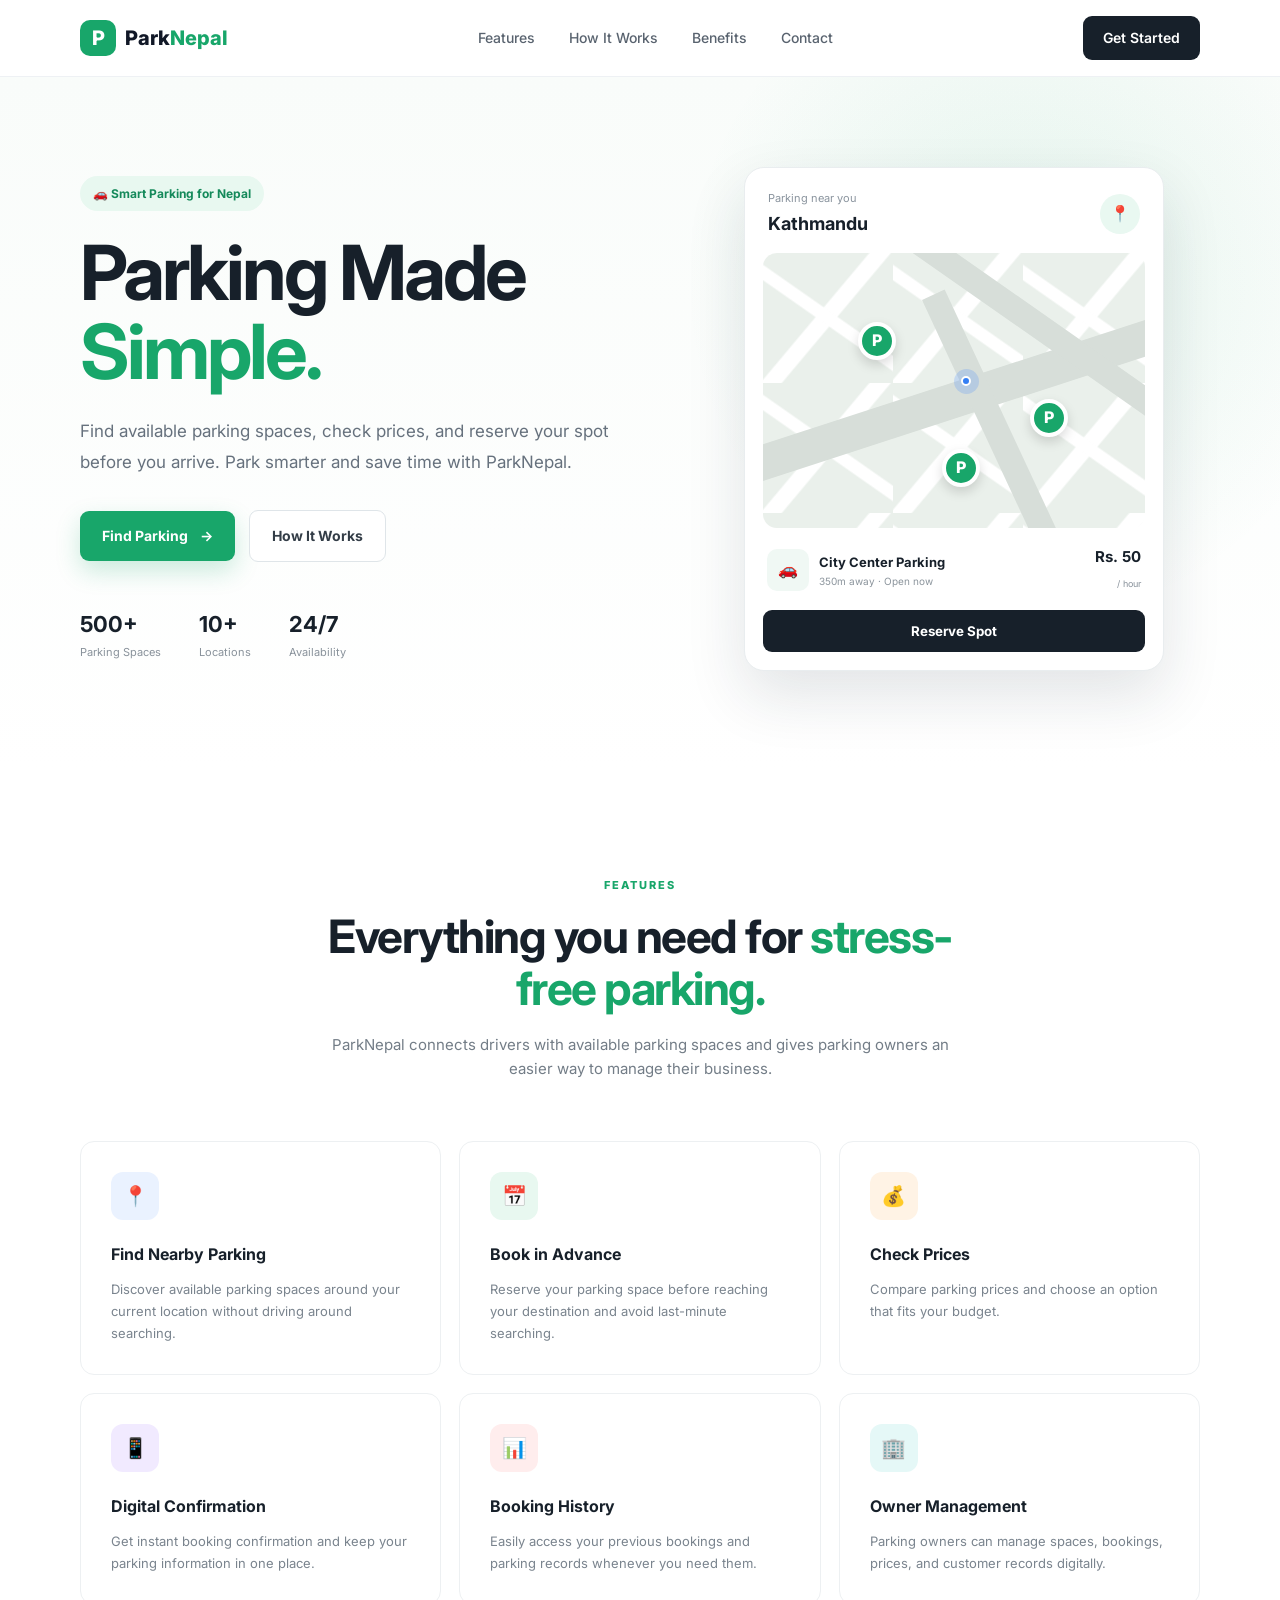
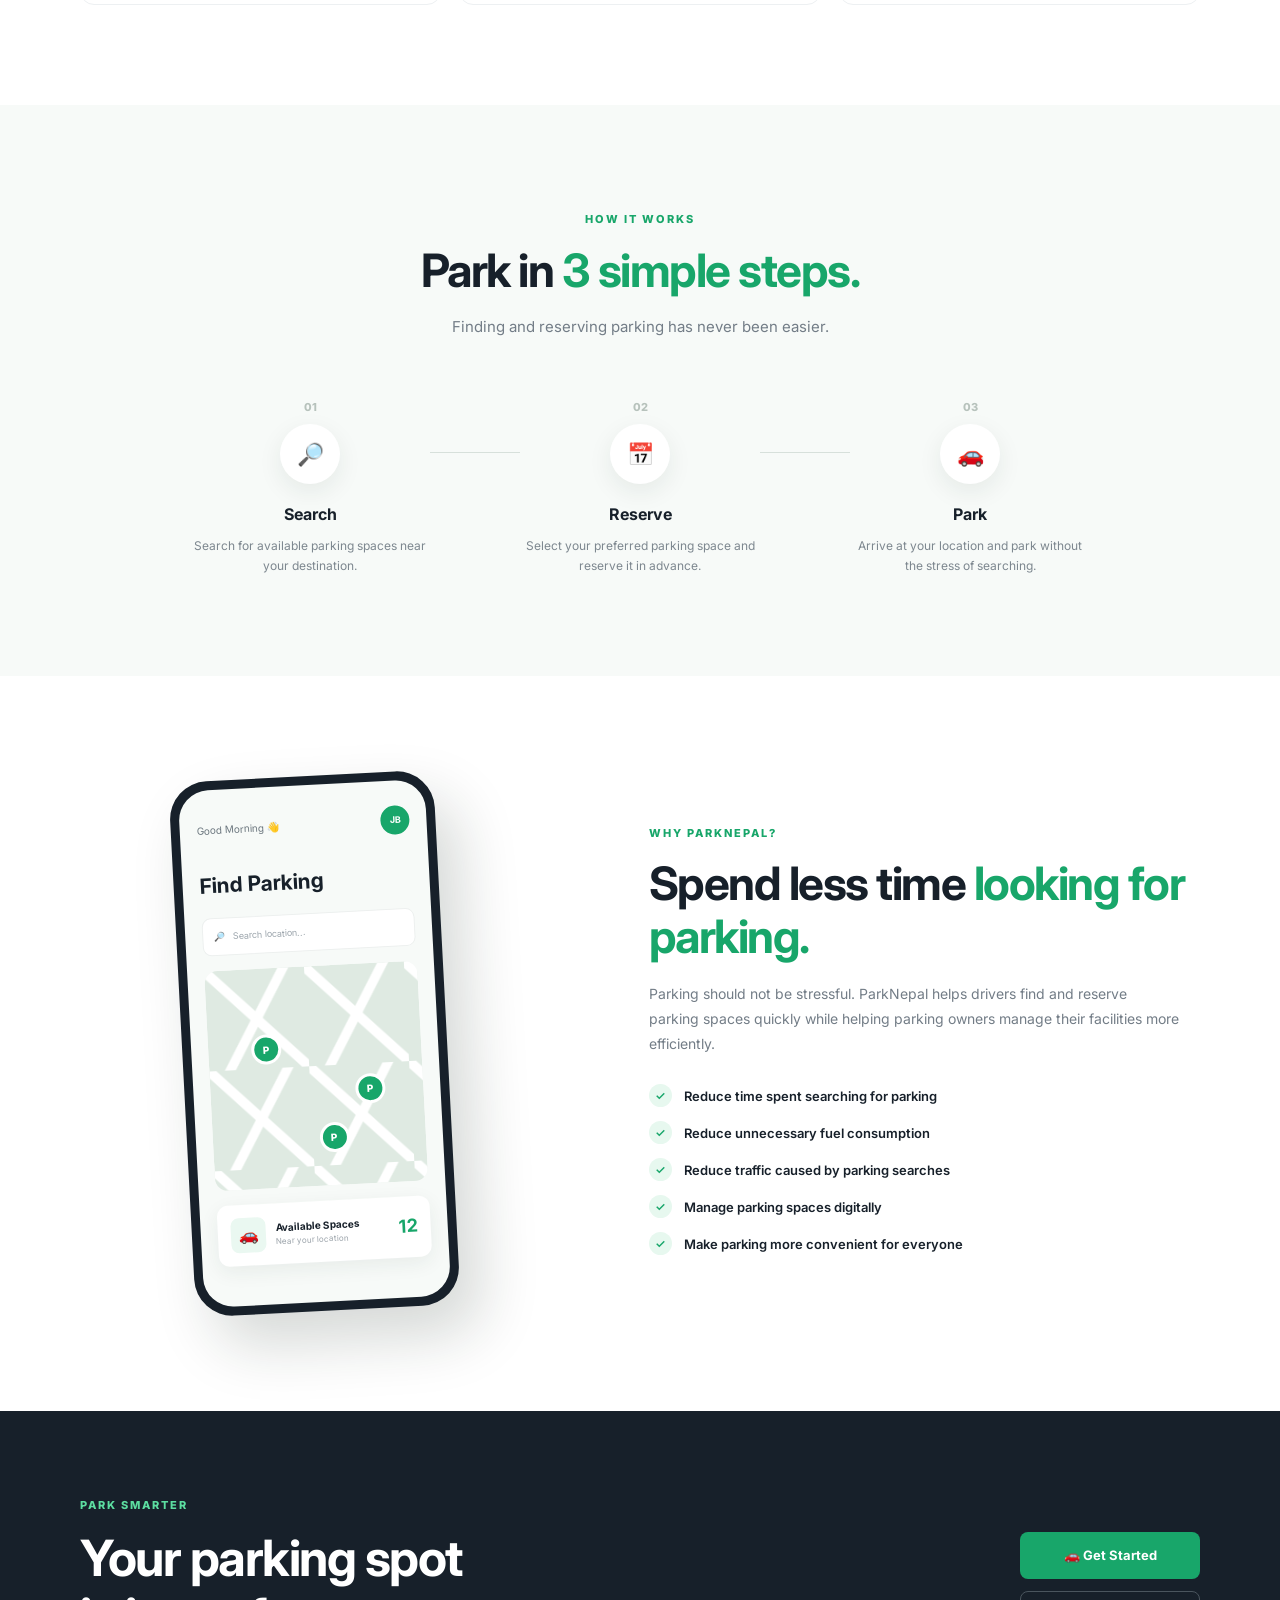
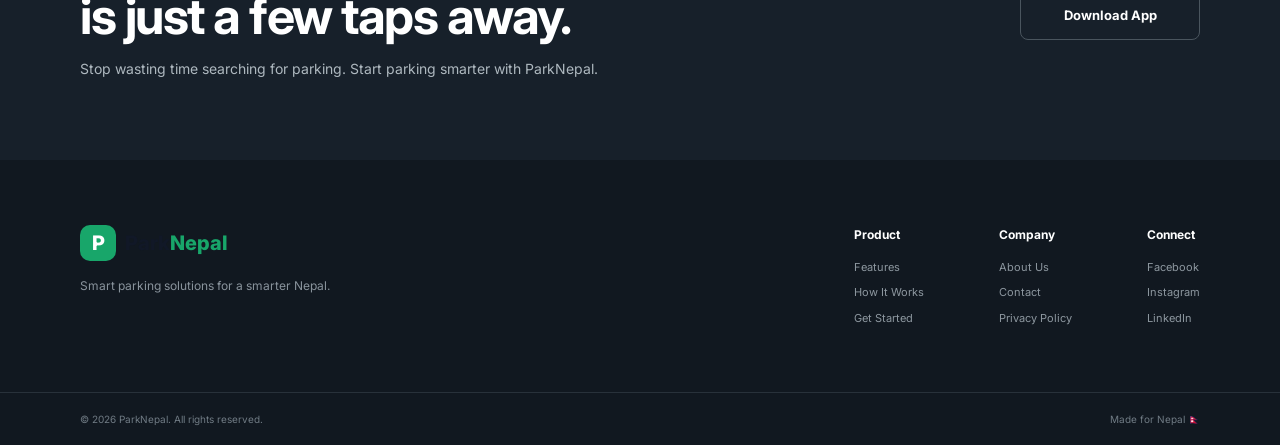
<file: index.html>
<!DOCTYPE html>
<html lang="en">
<head>
    <meta charset="UTF-8">
    <meta name="viewport" content="width=device-width, initial-scale=1.0">

    <title>ParkNepal - Smart Parking Made Easy</title>

    <meta name="description"
          content="Find, book and manage parking spaces easily with ParkNepal. Smart parking for Nepal.">

    <link rel="stylesheet" href="style.css">

    <!-- Google Font -->
    <link rel="preconnect" href="https://fonts.googleapis.com">
    <link rel="preconnect" href="https://fonts.gstatic.com" crossorigin>
    <link href="https://fonts.googleapis.com/css2?family=Inter:wght@400;500;600;700;800&display=swap"
          rel="stylesheet">
</head>

<body>

    <!-- ================= NAVBAR ================= -->

    <header class="navbar">
        <div class="container nav-content">

            <a href="#" class="logo">
                <span class="logo-icon">P</span>
                <span>Park<span class="logo-green">Nepal</span></span>
            </a>

            <nav class="nav-links">
                <a href="#features">Features</a>
                <a href="#how-it-works">How It Works</a>
                <a href="#benefits">Benefits</a>
                <a href="#contact">Contact</a>
            </nav>

            <a href="#download" class="nav-button">
                Get Started
            </a>

        </div>
    </header>


    <!-- ================= HERO ================= -->

    <main>

        <section class="hero">

            <div class="container hero-content">

                <div class="hero-text">

                    <div class="badge">
                        🚗 Smart Parking for Nepal
                    </div>

                    <h1>
                        Parking Made
                        <span>Simple.</span>
                    </h1>

                    <p class="hero-description">
                        Find available parking spaces, check prices, and reserve
                        your spot before you arrive. Park smarter and save time
                        with ParkNepal.
                    </p>

                    <div class="hero-buttons">

                        <a href="#download" class="primary-button">
                            Find Parking
                            <span>→</span>
                        </a>

                        <a href="#how-it-works" class="secondary-button">
                            How It Works
                        </a>

                    </div>

                    <div class="hero-stats">

                        <div class="stat">
                            <strong>500+</strong>
                            <span>Parking Spaces</span>
                        </div>

                        <div class="stat">
                            <strong>10+</strong>
                            <span>Locations</span>
                        </div>

                        <div class="stat">
                            <strong>24/7</strong>
                            <span>Availability</span>
                        </div>

                    </div>

                </div>


                <!-- Hero Parking Card -->

                <div class="hero-visual">

                    <div class="map-card">

                        <div class="map-top">
                            <div>
                                <small>Parking near you</small>
                                <h3>Kathmandu</h3>
                            </div>

                            <div class="location-icon">
                                📍
                            </div>
                        </div>

                        <div class="map-area">

                            <div class="road road-one"></div>
                            <div class="road road-two"></div>
                            <div class="road road-three"></div>

                            <div class="parking-marker marker-one">
                                P
                            </div>

                            <div class="parking-marker marker-two">
                                P
                            </div>

                            <div class="parking-marker marker-three">
                                P
                            </div>

                            <div class="user-location">
                                <span></span>
                            </div>

                        </div>

                        <div class="parking-preview">

                            <div class="parking-info">
                                <div class="parking-icon">
                                    🚗
                                </div>

                                <div>
                                    <h4>City Center Parking</h4>
                                    <p>350m away · Open now</p>
                                </div>
                            </div>

                            <div class="parking-price">
                                <strong>Rs. 50</strong>
                                <span>/ hour</span>
                            </div>

                        </div>

                        <button class="book-button">
                            Reserve Spot
                        </button>

                    </div>

                </div>

            </div>

        </section>


        <!-- ================= FEATURES ================= -->

        <section class="features section" id="features">

            <div class="container">

                <div class="section-heading">

                    <span class="section-label">FEATURES</span>

                    <h2>
                        Everything you need for
                        <span>stress-free parking.</span>
                    </h2>

                    <p>
                        ParkNepal connects drivers with available parking spaces
                        and gives parking owners an easier way to manage their
                        business.
                    </p>

                </div>


                <div class="feature-grid">

                    <div class="feature-card">

                        <div class="feature-icon blue">
                            📍
                        </div>

                        <h3>Find Nearby Parking</h3>

                        <p>
                            Discover available parking spaces around your current
                            location without driving around searching.
                        </p>

                    </div>


                    <div class="feature-card">

                        <div class="feature-icon green">
                            📅
                        </div>

                        <h3>Book in Advance</h3>

                        <p>
                            Reserve your parking space before reaching your
                            destination and avoid last-minute searching.
                        </p>

                    </div>


                    <div class="feature-card">

                        <div class="feature-icon orange">
                            💰
                        </div>

                        <h3>Check Prices</h3>

                        <p>
                            Compare parking prices and choose an option that fits
                            your budget.
                        </p>

                    </div>


                    <div class="feature-card">

                        <div class="feature-icon purple">
                            📱
                        </div>

                        <h3>Digital Confirmation</h3>

                        <p>
                            Get instant booking confirmation and keep your parking
                            information in one place.
                        </p>

                    </div>


                    <div class="feature-card">

                        <div class="feature-icon red">
                            📊
                        </div>

                        <h3>Booking History</h3>

                        <p>
                            Easily access your previous bookings and parking
                            records whenever you need them.
                        </p>

                    </div>


                    <div class="feature-card">

                        <div class="feature-icon teal">
                            🏢
                        </div>

                        <h3>Owner Management</h3>

                        <p>
                            Parking owners can manage spaces, bookings, prices,
                            and customer records digitally.
                        </p>

                    </div>

                </div>

            </div>

        </section>


        <!-- ================= HOW IT WORKS ================= -->

        <section class="how-section section" id="how-it-works">

            <div class="container">

                <div class="section-heading">

                    <span class="section-label">HOW IT WORKS</span>

                    <h2>
                        Park in
                        <span>3 simple steps.</span>
                    </h2>

                    <p>
                        Finding and reserving parking has never been easier.
                    </p>

                </div>


                <div class="steps">

                    <div class="step">

                        <div class="step-number">
                            01
                        </div>

                        <div class="step-icon">
                            🔎
                        </div>

                        <h3>Search</h3>

                        <p>
                            Search for available parking spaces near your
                            destination.
                        </p>

                    </div>


                    <div class="step-line"></div>


                    <div class="step">

                        <div class="step-number">
                            02
                        </div>

                        <div class="step-icon">
                            📅
                        </div>

                        <h3>Reserve</h3>

                        <p>
                            Select your preferred parking space and reserve it
                            in advance.
                        </p>

                    </div>


                    <div class="step-line"></div>


                    <div class="step">

                        <div class="step-number">
                            03
                        </div>

                        <div class="step-icon">
                            🚗
                        </div>

                        <h3>Park</h3>

                        <p>
                            Arrive at your location and park without the stress
                            of searching.
                        </p>

                    </div>

                </div>

            </div>

        </section>


        <!-- ================= BENEFITS ================= -->

        <section class="benefits section" id="benefits">

            <div class="container benefits-content">

                <div class="benefits-visual">

                    <div class="phone">

                        <div class="phone-screen">

                            <div class="phone-header">
                                <span>Good Morning 👋</span>
                                <div class="profile">JB</div>
                            </div>

                            <h3>Find Parking</h3>

                            <div class="search-box">
                                🔎
                                <span>Search location...</span>
                            </div>

                            <div class="mini-map">
                                <div class="mini-marker m1">P</div>
                                <div class="mini-marker m2">P</div>
                                <div class="mini-marker m3">P</div>
                            </div>

                            <div class="available-card">

                                <div class="available-icon">
                                    🚗
                                </div>

                                <div>
                                    <strong>Available Spaces</strong>
                                    <small>Near your location</small>
                                </div>

                                <b>12</b>

                            </div>

                        </div>

                    </div>

                </div>


                <div class="benefits-text">

                    <span class="section-label">
                        WHY PARKNEPAL?
                    </span>

                    <h2>
                        Spend less time
                        <span>looking for parking.</span>
                    </h2>

                    <p>
                        Parking should not be stressful. ParkNepal helps drivers
                        find and reserve parking spaces quickly while helping
                        parking owners manage their facilities more efficiently.
                    </p>

                    <ul class="benefit-list">

                        <li>
                            <span>✓</span>
                            Reduce time spent searching for parking
                        </li>

                        <li>
                            <span>✓</span>
                            Reduce unnecessary fuel consumption
                        </li>

                        <li>
                            <span>✓</span>
                            Reduce traffic caused by parking searches
                        </li>

                        <li>
                            <span>✓</span>
                            Manage parking spaces digitally
                        </li>

                        <li>
                            <span>✓</span>
                            Make parking more convenient for everyone
                        </li>

                    </ul>

                </div>

            </div>

        </section>


        <!-- ================= CTA ================= -->

        <section class="cta" id="download">

            <div class="container cta-content">

                <div>

                    <span class="section-label light">
                        PARK SMARTER
                    </span>

                    <h2>
                        Your parking spot
                        <br>
                        is just a few taps away.
                    </h2>

                    <p>
                        Stop wasting time searching for parking.
                        Start parking smarter with ParkNepal.
                    </p>

                </div>

                <div class="cta-buttons">

                    <a href="#" class="cta-button">
                        🚗 Get Started
                    </a>

                    <a href="#" class="cta-outline">
                        Download App
                    </a>

                </div>

            </div>

        </section>


    </main>


    <!-- ================= FOOTER ================= -->

    <footer id="contact">

        <div class="container footer-content">

            <div class="footer-brand">

                <a href="#" class="logo">
                    <span class="logo-icon">P</span>
                    <span>Park<span class="logo-green">Nepal</span></span>
                </a>

                <p>
                    Smart parking solutions for a smarter Nepal.
                </p>

            </div>


            <div class="footer-links">

                <div>
                    <h4>Product</h4>
                    <a href="#features">Features</a>
                    <a href="#how-it-works">How It Works</a>
                    <a href="#download">Get Started</a>
                </div>

                <div>
                    <h4>Company</h4>
                    <a href="#">About Us</a>
                    <a href="#">Contact</a>
                    <a href="#">Privacy Policy</a>
                </div>

                <div>
                    <h4>Connect</h4>
                    <a href="#">Facebook</a>
                    <a href="#">Instagram</a>
                    <a href="#">LinkedIn</a>
                </div>

            </div>

        </div>


        <div class="footer-bottom">

            <div class="container">

                <p>
                    © 2026 ParkNepal. All rights reserved.
                </p>

                <p>
                    Made for Nepal 🇳🇵
                </p>

            </div>

        </div>

    </footer>


</body>
</html>
</file>
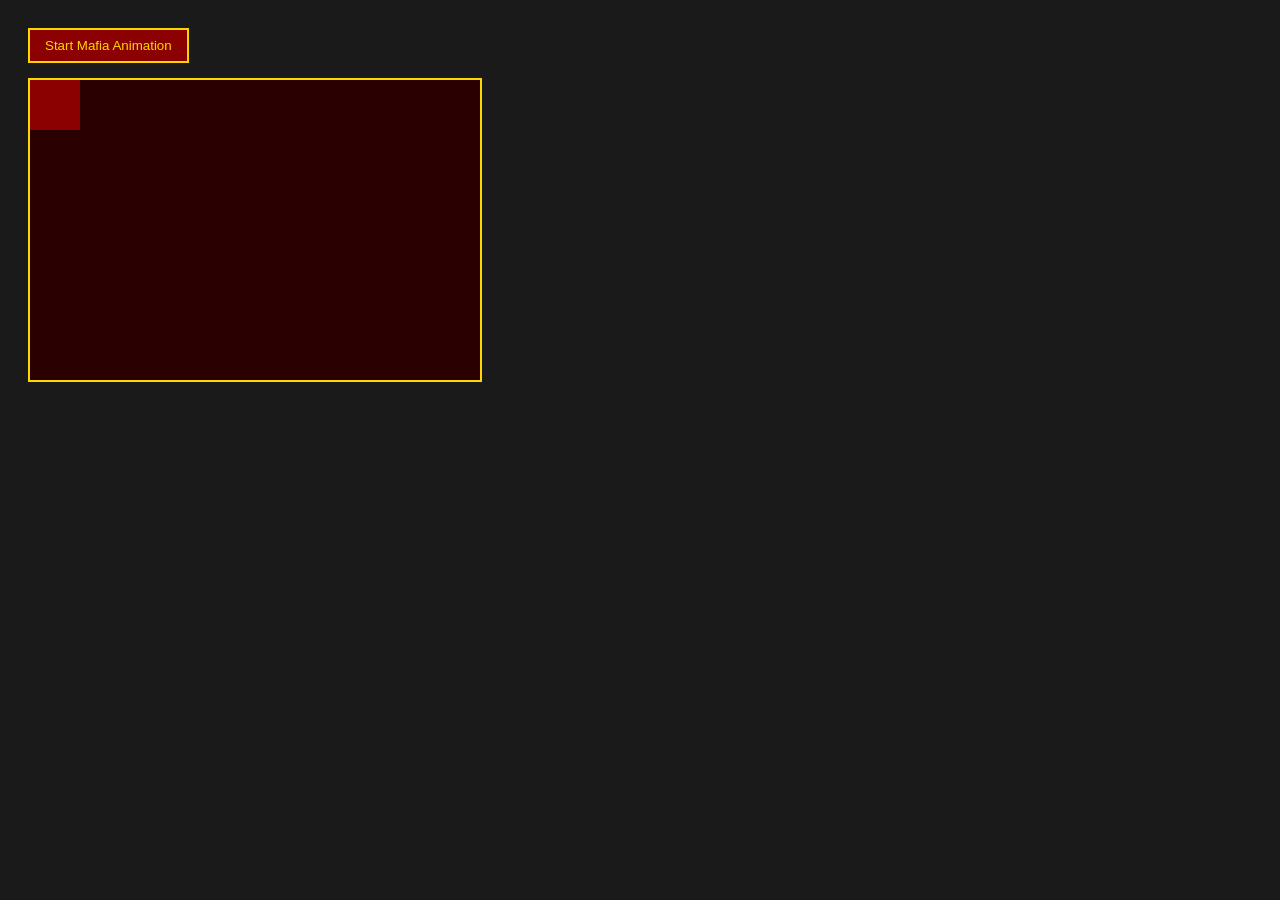
<file: animation.html>
<!DOCTYPE html>
<html>
<head>
    <title>jQuery Mafia Box Animation</title>

    <script src="https://ajax.googleapis.com/ajax/libs/jquery/3.7.1/jquery.min.js"></script>

    <style>
        body {
            font-family: Arial;
            padding: 20px;
            background: #1a1a1a;
            color: gold;
        }

        button {
            padding: 8px 15px;
            margin-bottom: 15px;
            background: #8b0000;
            color: gold;
            border: 2px solid gold;
            cursor: pointer;
        }

        .container {
            width: 450px;
            height: 300px;
            border: 2px solid gold;
            position: relative;
            background: #2b0000;
        }

        #box {
            width: 50px;
            height: 50px;
            background: #8b0000;
            position: absolute;
            top: 0;
            left: 0;
        }
    </style>
</head>

<body>

    <button id="start">Start Mafia Animation</button>

    <div class="container">
        <div id="box"></div>
    </div>

    <script>
        $(document).ready(function () {

            $("#start").click(function () {

                $("#box")
                    .animate({ top: "250px" }, 1000, function () {
                        $(this).css("background", "#000000");
                    })

                    .animate({ left: "400px" }, 1000, function () {
                        $(this).css("background", "#d4af37");
                    })

                    .animate({ top: "0px" }, 1000, function () {
                        $(this).css("background", "#4b0000");
                    })

                    .animate({ left: "0px" }, 1000, function () {
                        $(this).css("background", "#8b0000");
                    });

            });

        });
    </script>

</body>
</html>
</file>
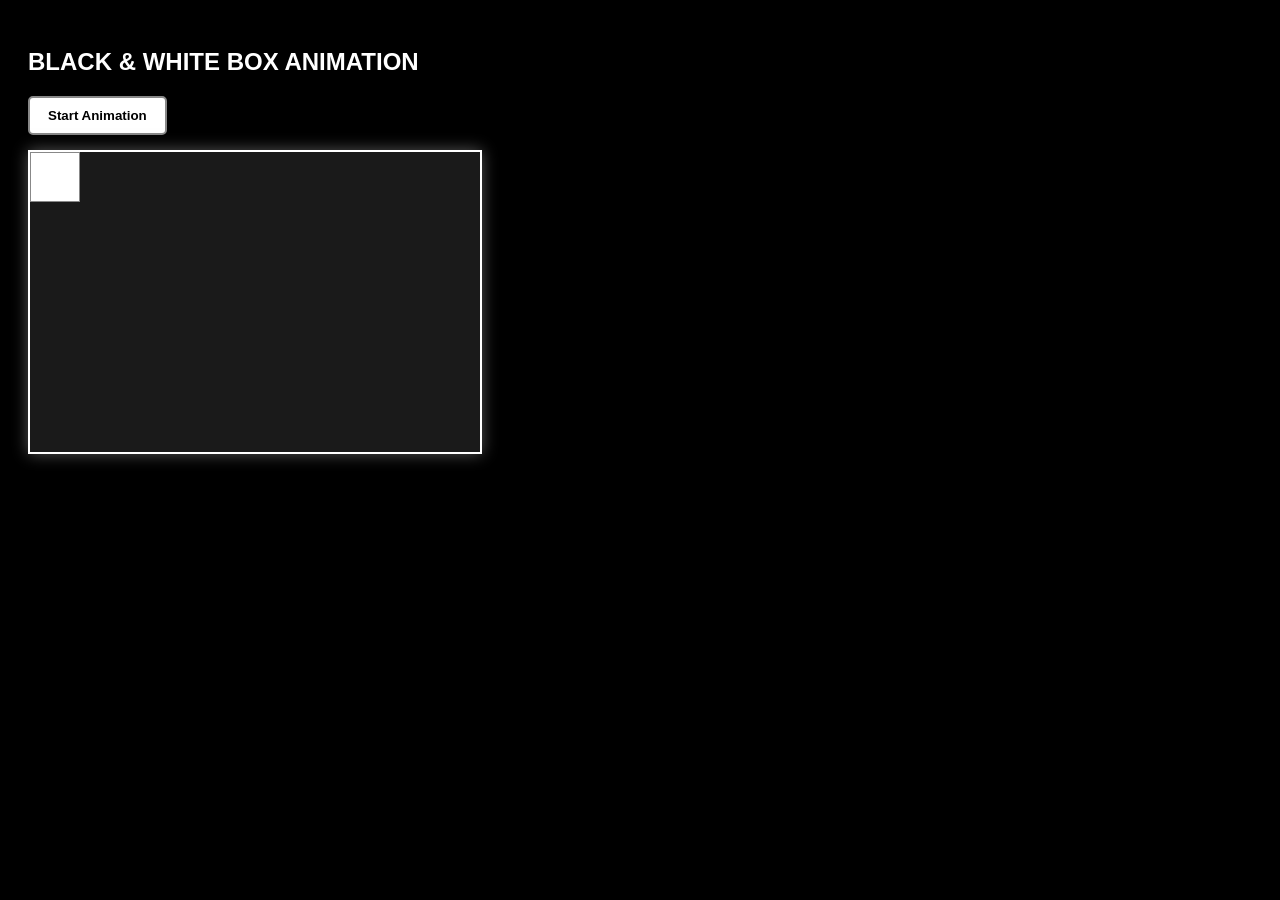
<file: Animationdb.html>
<!DOCTYPE html>
<html lang="en">
<head>
    <meta charset="UTF-8">
    <meta name="viewport" content="width=device-width, initial-scale=1.0">

    <title>jQuery Black & White Box Animation</title>

    <!-- jQuery Library -->
    <script src="https://ajax.googleapis.com/ajax/libs/jquery/3.7.1/jquery.min.js"></script>

    <style>
        body {
            font-family: Arial, sans-serif;
            padding: 20px;
            background: #000000;
            color: white;
        }

        button {
            padding: 10px 18px;
            margin-bottom: 15px;
            background: #ffffff;
            color: #000000;
            border: 2px solid #888888;
            border-radius: 5px;
            cursor: pointer;
            font-weight: bold;
            transition: 0.3s;
        }

        button:hover {
            background: #333333;
            color: white;
            transform: scale(1.05);
        }

        .container {
            width: 450px;
            height: 300px;
            border: 2px solid white;
            position: relative;
            background: #1a1a1a;
            box-shadow: 0 0 15px #555555;
        }

        #box {
            width: 50px;
            height: 50px;
            background: #ffffff;
            position: absolute;
            top: 0;
            left: 0;
            border: 1px solid #888888;
            box-sizing: border-box;
        }
    </style>
</head>

<body>

    <h2>BLACK & WHITE BOX ANIMATION</h2>

    <button id="start">Start Animation</button>

    <div class="container">
        <div id="box"></div>
    </div>

    <script>
        $(document).ready(function () {

            $("#start").click(function () {

                // Prevent multiple animation queues
                $("#box").stop(true, true).css({
                    top: "0px",
                    left: "0px",
                    background: "#ffffff"
                });

                $("#box")

                    // Move Down
                    .animate({ top: "250px" }, 1000, function () {
                        $(this).css("background", "#000000");
                    })

                    // Move Right
                    .animate({ left: "400px" }, 1000, function () {
                        $(this).css("background", "#888888");
                    })

                    // Move Up
                    .animate({ top: "0px" }, 1000, function () {
                        $(this).css("background", "#333333");
                    })

                    // Move Left
                    .animate({ left: "0px" }, 1000, function () {
                        $(this).css("background", "#ffffff");
                    });

            });

        });
    </script>

</body>
</html>
</file>
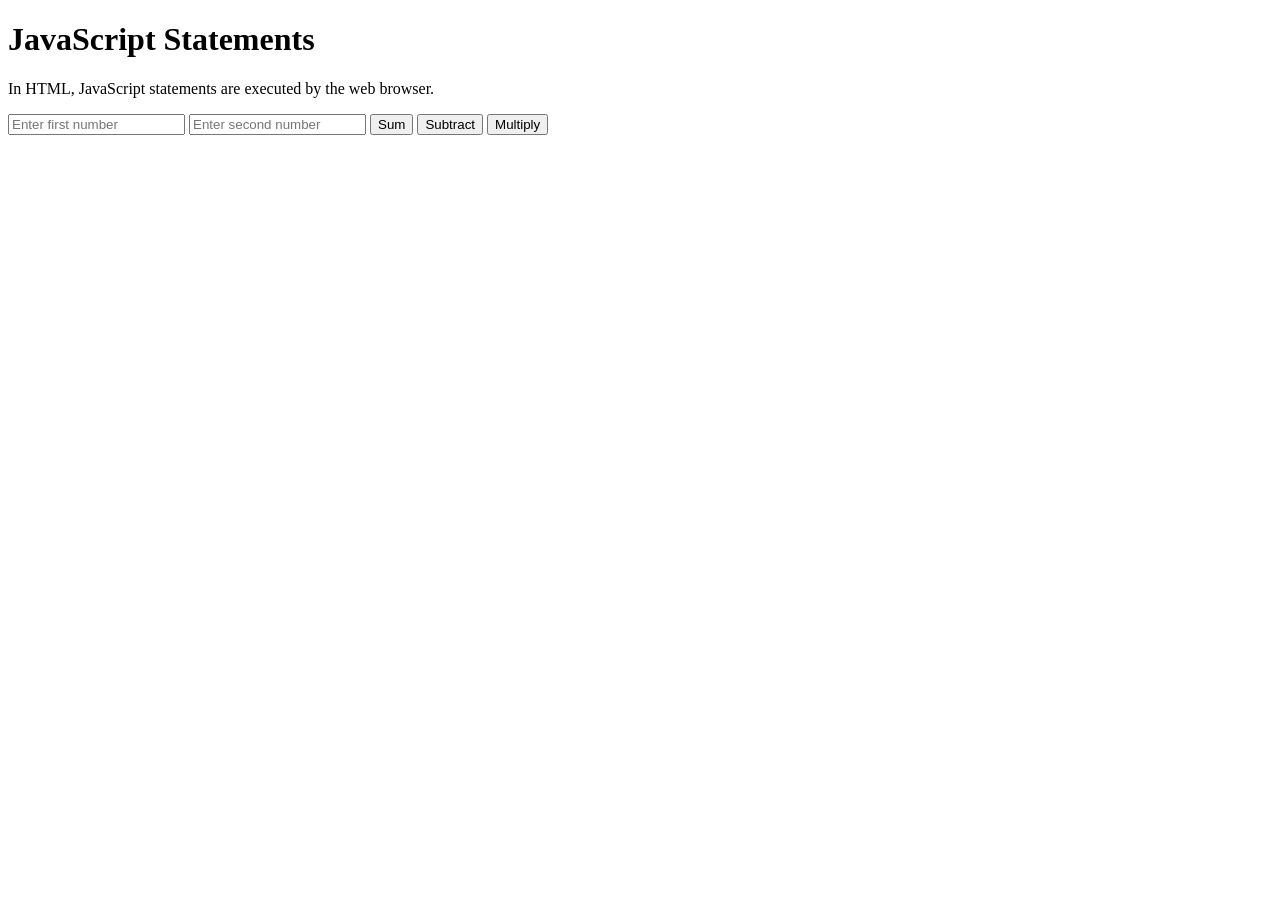
<file: javascript.html>
<!DOCTYPE html>
<html>
    <body>
        <h1>JavaScript Statements</h1>
        <p>In HTML, JavaScript statements are executed by the web browser.</p>
        <input type="number" id="number1" placeholder="Enter first number">
        <input type="number" id="number2" placeholder="Enter second number">
        <button onclick="sum()">Sum</button>
        <button onclick="subtract()">Subtract</button>
        <button onclick="multiply()">Multiply</button>
        <p id="result"></p>
        
    </body>
</html>
</file>
<file: style.css>
/* =====================================================
   PARKNEPAL - MARKETING WEBSITE
   ===================================================== */


/* ================= RESET ================= */

* {
    margin: 0;
    padding: 0;
    box-sizing: border-box;
}

html {
    scroll-behavior: smooth;
}

body {
    font-family: "Inter", sans-serif;
    color: #17202a;
    background: #ffffff;
    line-height: 1.6;
}

a {
    text-decoration: none;
    color: inherit;
}

button {
    font-family: inherit;
}

.container {
    width: min(1120px, 92%);
    margin: auto;
}


/* ================= NAVBAR ================= */

.navbar {
    position: sticky;
    top: 0;
    z-index: 1000;
    background: rgba(255, 255, 255, 0.95);
    backdrop-filter: blur(15px);
    border-bottom: 1px solid #eef1f4;
}

.nav-content {
    height: 76px;
    display: flex;
    align-items: center;
    justify-content: space-between;
}

.logo {
    display: flex;
    align-items: center;
    gap: 9px;
    font-size: 20px;
    font-weight: 800;
    color: #111827;
}

.logo-icon {
    width: 36px;
    height: 36px;
    border-radius: 10px;
    display: flex;
    justify-content: center;
    align-items: center;
    background: #18a66a;
    color: white;
    font-weight: 800;
}

.logo-green {
    color: #18a66a;
}

.nav-links {
    display: flex;
    align-items: center;
    gap: 34px;
}

.nav-links a {
    color: #59636f;
    font-size: 14px;
    font-weight: 500;
    transition: 0.2s;
}

.nav-links a:hover {
    color: #18a66a;
}

.nav-button {
    background: #17202a;
    color: white;
    padding: 11px 20px;
    border-radius: 9px;
    font-size: 14px;
    font-weight: 600;
    transition: 0.2s;
}

.nav-button:hover {
    background: #18a66a;
}


/* ================= HERO ================= */

.hero {
    background:
        radial-gradient(circle at 80% 30%, rgba(24, 166, 106, 0.10), transparent 30%),
        linear-gradient(180deg, #f9fcfa 0%, #ffffff 100%);
    padding: 90px 0 100px;
    overflow: hidden;
}

.hero-content {
    display: grid;
    grid-template-columns: 1fr 0.9fr;
    align-items: center;
    gap: 80px;
}

.badge {
    display: inline-flex;
    padding: 8px 13px;
    background: #e8f8f0;
    color: #14895a;
    border-radius: 50px;
    font-size: 12px;
    font-weight: 700;
    margin-bottom: 22px;
}

.hero h1 {
    font-size: clamp(48px, 6vw, 76px);
    line-height: 1.04;
    letter-spacing: -3px;
    color: #17202a;
    margin-bottom: 25px;
}

.hero h1 span {
    color: #18a66a;
    display: block;
}

.hero-description {
    max-width: 550px;
    color: #66717d;
    font-size: 17px;
    line-height: 1.8;
    margin-bottom: 32px;
}

.hero-buttons {
    display: flex;
    align-items: center;
    gap: 14px;
    margin-bottom: 45px;
}

.primary-button,
.secondary-button {
    display: inline-flex;
    align-items: center;
    gap: 12px;
    padding: 14px 22px;
    border-radius: 9px;
    font-size: 14px;
    font-weight: 700;
}

.primary-button {
    background: #18a66a;
    color: white;
    box-shadow: 0 10px 25px rgba(24, 166, 106, 0.22);
    transition: 0.2s;
}

.primary-button:hover {
    transform: translateY(-2px);
    background: #138b59;
}

.secondary-button {
    border: 1px solid #dfe5e9;
    color: #333d47;
    background: white;
}

.secondary-button:hover {
    border-color: #18a66a;
    color: #18a66a;
}

.hero-stats {
    display: flex;
    gap: 38px;
}

.stat {
    display: flex;
    flex-direction: column;
}

.stat strong {
    font-size: 22px;
    color: #17202a;
}

.stat span {
    color: #89929b;
    font-size: 11px;
    margin-top: 2px;
}


/* ================= HERO MAP CARD ================= */

.hero-visual {
    display: flex;
    justify-content: center;
}

.map-card {
    width: 100%;
    max-width: 420px;
    padding: 18px;
    background: white;
    border: 1px solid #e9edef;
    border-radius: 20px;
    box-shadow: 0 25px 60px rgba(28, 45, 55, 0.12);
}

.map-top {
    display: flex;
    align-items: center;
    justify-content: space-between;
    padding: 4px 5px 15px;
}

.map-top small {
    display: block;
    color: #8a949e;
    font-size: 11px;
}

.map-top h3 {
    font-size: 18px;
    margin-top: 2px;
}

.location-icon {
    width: 40px;
    height: 40px;
    display: flex;
    justify-content: center;
    align-items: center;
    background: #e9f8f1;
    border-radius: 50%;
}

.map-area {
    height: 275px;
    border-radius: 14px;
    position: relative;
    overflow: hidden;
    background-color: #eaf0eb;
    background-image:
        linear-gradient(35deg, transparent 46%, #ffffff 47%, #ffffff 53%, transparent 54%),
        linear-gradient(130deg, transparent 44%, #ffffff 45%, #ffffff 53%, transparent 54%);
    background-size: 130px 130px;
}

.road {
    position: absolute;
    background: #d7ded9;
}

.road-one {
    width: 150%;
    height: 35px;
    top: 45%;
    left: -20%;
    transform: rotate(-18deg);
}

.road-two {
    width: 130%;
    height: 25px;
    top: 10%;
    left: -5%;
    transform: rotate(35deg);
}

.road-three {
    width: 120%;
    height: 25px;
    bottom: 5%;
    left: 10%;
    transform: rotate(65deg);
}

.parking-marker {
    position: absolute;
    width: 38px;
    height: 38px;
    border-radius: 50%;
    display: flex;
    align-items: center;
    justify-content: center;
    background: #18a66a;
    color: white;
    font-weight: 800;
    border: 4px solid white;
    box-shadow: 0 5px 12px rgba(0, 0, 0, 0.15);
}

.marker-one {
    top: 25%;
    left: 25%;
}

.marker-two {
    top: 53%;
    right: 20%;
}

.marker-three {
    bottom: 15%;
    left: 47%;
}

.user-location {
    position: absolute;
    top: 42%;
    left: 50%;
    width: 25px;
    height: 25px;
    background: rgba(54, 126, 255, 0.2);
    border-radius: 50%;
    display: flex;
    align-items: center;
    justify-content: center;
}

.user-location span {
    width: 10px;
    height: 10px;
    border-radius: 50%;
    background: #347ff4;
    border: 2px solid white;
}

.parking-preview {
    display: flex;
    justify-content: space-between;
    align-items: center;
    padding: 17px 4px 15px;
}

.parking-info {
    display: flex;
    gap: 10px;
    align-items: center;
}

.parking-icon {
    width: 42px;
    height: 42px;
    background: #f0f8f4;
    border-radius: 10px;
    display: flex;
    justify-content: center;
    align-items: center;
}

.parking-info h4 {
    font-size: 13px;
}

.parking-info p {
    font-size: 10px;
    color: #8b949c;
}

.parking-price {
    text-align: right;
}

.parking-price strong {
    display: block;
    font-size: 15px;
}

.parking-price span {
    font-size: 9px;
    color: #89929b;
}

.book-button {
    width: 100%;
    border: none;
    background: #17202a;
    color: white;
    padding: 13px;
    border-radius: 9px;
    font-weight: 700;
    cursor: pointer;
}


/* ================= GENERAL SECTION ================= */

.section {
    padding: 100px 0;
}

.section-heading {
    max-width: 650px;
    margin: 0 auto 60px;
    text-align: center;
}

.section-label {
    color: #18a66a;
    font-size: 11px;
    font-weight: 800;
    letter-spacing: 2px;
}

.section-heading h2,
.benefits-text h2 {
    font-size: clamp(32px, 4vw, 46px);
    line-height: 1.15;
    letter-spacing: -1.5px;
    margin: 13px 0 18px;
}

.section-heading h2 span,
.benefits-text h2 span {
    color: #18a66a;
}

.section-heading p {
    color: #737d87;
    font-size: 15px;
}


/* ================= FEATURES ================= */

.features {
    background: #ffffff;
}

.feature-grid {
    display: grid;
    grid-template-columns: repeat(3, 1fr);
    gap: 18px;
}

.feature-card {
    padding: 30px;
    border: 1px solid #edf0f2;
    border-radius: 14px;
    transition: 0.25s;
    background: white;
}

.feature-card:hover {
    transform: translateY(-5px);
    border-color: #cfe9dc;
    box-shadow: 0 15px 35px rgba(30, 50, 40, 0.08);
}

.feature-icon {
    width: 48px;
    height: 48px;
    display: flex;
    align-items: center;
    justify-content: center;
    border-radius: 12px;
    font-size: 20px;
    margin-bottom: 22px;
}

.feature-icon.blue {
    background: #eaf2ff;
}

.feature-icon.green {
    background: #e8f8f0;
}

.feature-icon.orange {
    background: #fff3e5;
}

.feature-icon.purple {
    background: #f1eaff;
}

.feature-icon.red {
    background: #ffeded;
}

.feature-icon.teal {
    background: #e5f8f7;
}

.feature-card h3 {
    font-size: 16px;
    margin-bottom: 10px;
}

.feature-card p {
    color: #7a848e;
    font-size: 13px;
    line-height: 1.7;
}


/* ================= HOW IT WORKS ================= */

.how-section {
    background: #f7faf8;
}

.steps {
    display: flex;
    align-items: center;
    justify-content: center;
    max-width: 900px;
    margin: auto;
}

.step {
    width: 240px;
    text-align: center;
    position: relative;
}

.step-number {
    color: #b7c2bc;
    font-size: 11px;
    font-weight: 800;
    margin-bottom: 8px;
}

.step-icon {
    width: 60px;
    height: 60px;
    margin: 0 auto 18px;
    display: flex;
    align-items: center;
    justify-content: center;
    background: white;
    border-radius: 50%;
    box-shadow: 0 8px 25px rgba(30, 50, 40, 0.08);
    font-size: 22px;
}

.step h3 {
    font-size: 16px;
    margin-bottom: 8px;
}

.step p {
    color: #7d878f;
    font-size: 12px;
    line-height: 1.7;
}

.step-line {
    width: 90px;
    height: 1px;
    background: #d7e0db;
    margin-bottom: 70px;
}


/* ================= BENEFITS ================= */

.benefits {
    background: white;
}

.benefits-content {
    display: grid;
    grid-template-columns: 0.85fr 1fr;
    align-items: center;
    gap: 100px;
}

.benefits-text > p {
    color: #737d87;
    font-size: 14px;
    line-height: 1.8;
    max-width: 530px;
    margin-bottom: 28px;
}

.benefit-list {
    list-style: none;
}

.benefit-list li {
    display: flex;
    align-items: center;
    gap: 12px;
    margin-bottom: 14px;
    font-size: 13px;
    font-weight: 600;
}

.benefit-list li span {
    width: 23px;
    height: 23px;
    display: flex;
    align-items: center;
    justify-content: center;
    border-radius: 50%;
    background: #e7f8ef;
    color: #18a66a;
    font-size: 12px;
}


/* ================= PHONE MOCKUP ================= */

.benefits-visual {
    display: flex;
    justify-content: center;
}

.phone {
    width: 265px;
    height: 535px;
    background: #17202a;
    border-radius: 38px;
    padding: 9px;
    box-shadow: 20px 30px 60px rgba(20, 40, 30, 0.18);
    transform: rotate(-3deg);
}

.phone-screen {
    width: 100%;
    height: 100%;
    border-radius: 30px;
    background: #f7faf8;
    padding: 25px 17px;
    overflow: hidden;
}

.phone-header {
    display: flex;
    justify-content: space-between;
    align-items: center;
    font-size: 10px;
    color: #6c777f;
    margin-bottom: 25px;
}

.profile {
    width: 29px;
    height: 29px;
    display: flex;
    align-items: center;
    justify-content: center;
    border-radius: 50%;
    background: #18a66a;
    color: white;
    font-size: 9px;
    font-weight: 700;
}

.phone-screen h3 {
    font-size: 21px;
    margin-bottom: 15px;
}

.search-box {
    display: flex;
    align-items: center;
    gap: 8px;
    background: white;
    border: 1px solid #edf0ef;
    padding: 11px;
    border-radius: 9px;
    color: #9ca5ac;
    font-size: 9px;
}

.mini-map {
    height: 220px;
    margin: 15px 0;
    border-radius: 13px;
    background: #dfeae2;
    position: relative;
    overflow: hidden;
    background-image:
        linear-gradient(45deg, transparent 46%, white 47%, white 53%, transparent 54%),
        linear-gradient(120deg, transparent 46%, white 47%, white 53%, transparent 54%);
    background-size: 100px 100px;
}

.mini-marker {
    position: absolute;
    width: 30px;
    height: 30px;
    background: #18a66a;
    color: white;
    border-radius: 50%;
    display: flex;
    align-items: center;
    justify-content: center;
    border: 3px solid white;
    font-size: 10px;
    font-weight: 800;
}

.m1 {
    top: 30%;
    left: 20%;
}

.m2 {
    top: 50%;
    right: 18%;
}

.m3 {
    bottom: 15%;
    left: 50%;
}

.available-card {
    display: flex;
    align-items: center;
    gap: 10px;
    padding: 13px;
    background: white;
    border-radius: 11px;
    box-shadow: 0 6px 20px rgba(30, 50, 40, 0.07);
}

.available-icon {
    width: 35px;
    height: 35px;
    display: flex;
    align-items: center;
    justify-content: center;
    background: #eaf8f1;
    border-radius: 8px;
}

.available-card div:nth-child(2) {
    flex: 1;
}

.available-card strong {
    display: block;
    font-size: 10px;
}

.available-card small {
    display: block;
    color: #9aa2a9;
    font-size: 8px;
}

.available-card b {
    color: #18a66a;
    font-size: 18px;
}


/* ================= CTA ================= */

.cta {
    padding: 80px 0;
    background: #17202a;
    color: white;
}

.cta-content {
    display: flex;
    align-items: center;
    justify-content: space-between;
    gap: 40px;
}

.section-label.light {
    color: #5cdda0;
}

.cta h2 {
    font-size: clamp(34px, 4vw, 50px);
    line-height: 1.15;
    letter-spacing: -1.5px;
    margin: 13px 0;
}

.cta p {
    color: #aeb8bf;
    font-size: 14px;
}

.cta-buttons {
    display: flex;
    flex-direction: column;
    gap: 12px;
    min-width: 180px;
}

.cta-button,
.cta-outline {
    text-align: center;
    padding: 13px 20px;
    border-radius: 8px;
    font-size: 13px;
    font-weight: 700;
}

.cta-button {
    background: #18a66a;
    color: white;
}

.cta-outline {
    border: 1px solid #4a555e;
    color: white;
}


/* ================= FOOTER ================= */

footer {
    background: #111820;
    color: white;
}

.footer-content {
    display: flex;
    justify-content: space-between;
    padding: 65px 0;
    gap: 60px;
}

.footer-brand p {
    margin-top: 15px;
    color: #89939c;
    font-size: 12px;
}

.footer-links {
    display: flex;
    gap: 75px;
}

.footer-links div {
    display: flex;
    flex-direction: column;
    gap: 8px;
}

.footer-links h4 {
    font-size: 12px;
    margin-bottom: 6px;
}

.footer-links a {
    color: #8d979f;
    font-size: 11px;
    transition: 0.2s;
}

.footer-links a:hover {
    color: #5cdda0;
}

.footer-bottom {
    border-top: 1px solid #28313a;
}

.footer-bottom .container {
    display: flex;
    justify-content: space-between;
    padding: 18px 0;
}

.footer-bottom p {
    color: #707b84;
    font-size: 10px;
}


/* ================= RESPONSIVE ================= */

@media (max-width: 900px) {

    .nav-links {
        display: none;
    }

    .hero-content {
        grid-template-columns: 1fr;
        gap: 60px;
    }

    .hero-text {
        text-align: center;
    }

    .hero-description {
        margin-left: auto;
        margin-right: auto;
    }

    .hero-buttons,
    .hero-stats {
        justify-content: center;
    }

    .feature-grid {
        grid-template-columns: repeat(2, 1fr);
    }

    .benefits-content {
        grid-template-columns: 1fr;
        gap: 70px;
    }

    .benefits-text {
        text-align: center;
    }

    .benefits-text > p {
        margin-left: auto;
        margin-right: auto;
    }

    .benefit-list {
        display: inline-block;
        text-align: left;
    }

    .cta-content {
        flex-direction: column;
        text-align: center;
    }

}


@media (max-width: 600px) {

    .navbar .nav-button {
        display: none;
    }

    .hero {
        padding: 65px 0 75px;
    }

    .hero h1 {
        font-size: 48px;
        letter-spacing: -2px;
    }

    .hero-description {
        font-size: 15px;
    }

    .hero-buttons {
        flex-direction: column;
    }

    .primary-button,
    .secondary-button {
        width: 100%;
        justify-content: center;
    }

    .hero-stats {
        gap: 22px;
    }

    .feature-grid {
        grid-template-columns: 1fr;
    }

    .steps {
        flex-direction: column;
        gap: 35px;
    }

    .step-line {
        width: 1px;
        height: 45px;
        margin: 0;
    }

    .section {
        padding: 75px 0;
    }

    .footer-content {
        flex-direction: column;
    }

    .footer-links {
        gap: 35px;
        flex-wrap: wrap;
    }

    .footer-bottom .container {
        flex-direction: column;
        gap: 7px;
    }

    .cta {
        padding: 65px 0;
    }

}
</file>
